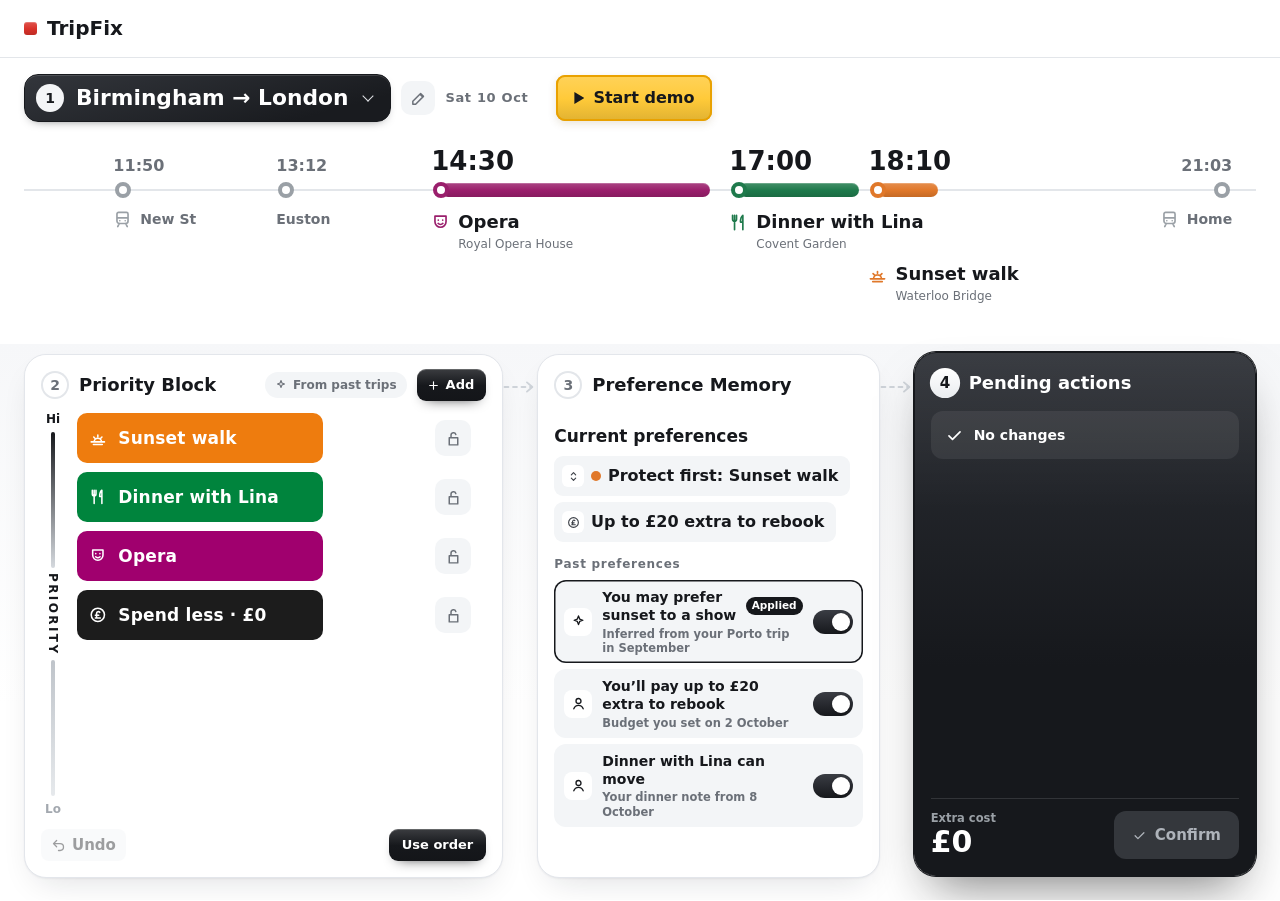
<file: TripFix/index.html>
<!doctype html>
<html lang="en">
<head>
<meta charset="utf-8">
<meta name="viewport" content="width=device-width,initial-scale=1">
<title>TripFix</title>
<link rel="stylesheet" href="style.css">
</head>
<body>
<div class="app" id="app">
  <header class="hd">
    <span class="logo"><i class="g"></i>TripFix</span>
  </header>

  <section class="top" aria-labelledby="trips">
    <div class="titlerow">
      <div class="trow">
        <div class="route-picker" id="route-picker">
          <h1><button class="route-button" id="trips" type="button" aria-expanded="false" aria-controls="trip-menu"><span class="sn">1</span><span id="route-label"></span><i aria-hidden="true"></i></button></h1>
          <div class="trip-menu" id="trip-menu" hidden></div>
        </div>
        <button class="tedit" id="edit-trip" type="button"></button><span class="kick" id="kick"></span>
      </div>
      <div class="notice-row">
        <div class="ev hit g" id="ev" hidden><span class="event-message" id="event-message" role="status"></span><span class="demo-clock" id="demo-clock" role="timer" hidden></span></div>
        <button id="replay" class="replay" type="button"></button>
      </div>
    </div>
    <div class="route-scroll"><div class="route" id="rt"></div></div>
  </section>

  <section class="flow">
    <article class="frame f1" id="f1" aria-labelledby="h-rank">
      <header class="step-h"><span class="sn">2</span><h2 id="h-rank"></h2><span class="st" id="st1"></span><button class="add g" id="add" type="button"></button></header>
      <div class="stackwrap" id="stackwrap">
        <div class="axis" aria-hidden="true"><b id="ax-hi"></b><i></i><span id="ax-name"></span><i></i><b id="ax-lo"></b></div>
        <ol class="bars" id="bars" aria-labelledby="h-rank"></ol>
      </div>
      <div class="empty-trip" id="empty" hidden></div>
      <footer class="f1-foot"><button class="edit-undo" id="edit-undo" type="button" disabled></button><button class="edit-undo" id="restore-money" type="button" hidden></button><div class="guess" id="guess"></div><button class="next-stage" id="rank-done" type="button" hidden></button></footer>
      <div class="trash" id="trash"></div>
    </article>

    <svg class="arrow" id="a12" viewBox="0 0 44 20" aria-hidden="true"><path class="ln" d="M2 10H36"/><path class="tip" d="M31 4l7 6-7 6"/></svg>

    <article class="frame f2" id="f2" aria-labelledby="h-think">
      <header class="step-h"><span class="sn">3</span><h2 id="h-think"></h2></header>
      <div class="thinking" id="thinking" hidden><span role="status" id="thinking-label"></span><progress id="think-progress"></progress></div>
      <h3 class="sub" id="h-req"></h3>
      <ul class="reqs" id="reqs"></ul>
      <h3 class="sub" id="h-mem"></h3>
      <div class="mems" id="mems"></div>
      <footer class="review-foot" id="review-foot" hidden><button class="next-stage" id="review-done" type="button"></button></footer>
    </article>

    <svg class="arrow" id="a23" viewBox="0 0 44 20" aria-hidden="true"><path class="ln" d="M2 10H36"/><path class="tip" d="M31 4l7 6-7 6"/></svg>

    <article class="frame f3" id="f3" aria-labelledby="h-book">
      <header class="step-h"><span class="sn">4</span><h2 id="h-book"></h2></header>
      <ul class="acts" id="acts"></ul>
      <footer class="bookfoot"><b class="total" id="total"></b><button class="go g" id="go" type="button"></button></footer>
    </article>
  </section>
</div>

<dialog class="dlg" id="dlg" aria-labelledby="d-h">
  <form id="dform" method="dialog" novalidate>
    <header class="step-h"><span class="sn dot-c" id="d-sn"></span><h2 id="d-h"></h2><button class="x" type="button" id="d-x"></button></header>
    <label class="fld"><span id="l-name"></span><input id="d-name" maxlength="14" autocomplete="off"></label>
    <label class="fld"><span id="l-place"></span><input id="d-place" maxlength="20" autocomplete="off"></label>
    <div class="two"><label class="fld"><span id="l-s"></span><input type="time" id="d-s" step="300"></label><label class="fld"><span id="l-e"></span><input type="time" id="d-e" step="300"></label></div>
    <div class="fld"><span id="l-flex"></span><div class="segc" id="d-flex"></div></div>
    <div class="fld"><span id="l-kind"></span><div class="segc" id="d-kind"></div></div>
    <div class="fld"><span id="l-icon"></span><div class="icons" id="d-icon"></div></div>
    <p class="warn" id="d-warn" role="alert"></p>
    <footer class="dfoot"><button class="del" type="button" id="d-del"></button><button class="go g" type="submit" id="d-save"></button></footer>
  </form>
</dialog>

<dialog class="dlg" id="money-dialog" aria-labelledby="money-name">
  <header class="step-h"><h2 id="money-name"></h2><button class="x" id="money-close" type="button"></button></header>
  <form id="money-form"><label class="fld"><span id="money-budget-label"></span><input id="money-budget" type="number" min="0" max="10000" step="0.01"></label><footer class="dfoot"><button class="del" id="money-delete" type="button"></button><button class="go g" type="submit" id="money-save"></button></footer></form>
</dialog>

<dialog class="dlg" id="tdlg" aria-labelledby="t-h">
  <form id="tform" method="dialog" novalidate>
    <header class="step-h"><span class="sn dot-c"></span><h2 id="t-h"></h2><button class="x" type="button" id="t-x"></button></header>
    <div class="two"><label class="fld"><span id="l-from"></span><input id="t-from" maxlength="14"></label><label class="fld"><span id="l-to"></span><input id="t-to" maxlength="14"></label></div>
    <label class="fld"><span id="l-date"></span><input id="t-date" maxlength="20"></label>
    <label class="fld"><span id="l-budget"></span><input id="t-budget" type="number" min="0" max="10000" step="0.01"></label>
    <div class="three"><label class="fld"><span id="l-dep"></span><input type="time" id="t-dep" step="300"></label><label class="fld"><span id="l-arr"></span><input type="time" id="t-arr" step="300"></label><label class="fld"><span id="l-ret"></span><input type="time" id="t-ret" step="300"></label></div>
    <p class="warn" id="t-warn" role="alert"></p>
    <footer class="dfoot"><button class="del" type="button" id="t-clear"></button><button class="go g" type="submit" id="t-save"></button></footer>
  </form>
</dialog>

<p class="step-tip" id="step-tip" role="status" hidden></p>
<p class="sr" id="say" aria-live="polite"></p>
<script src="scenarios.js"></script>
<script src="planner.js"></script>
<script src="library.js"></script>
<script src="app.js"></script>
</body>
</html>
</file>
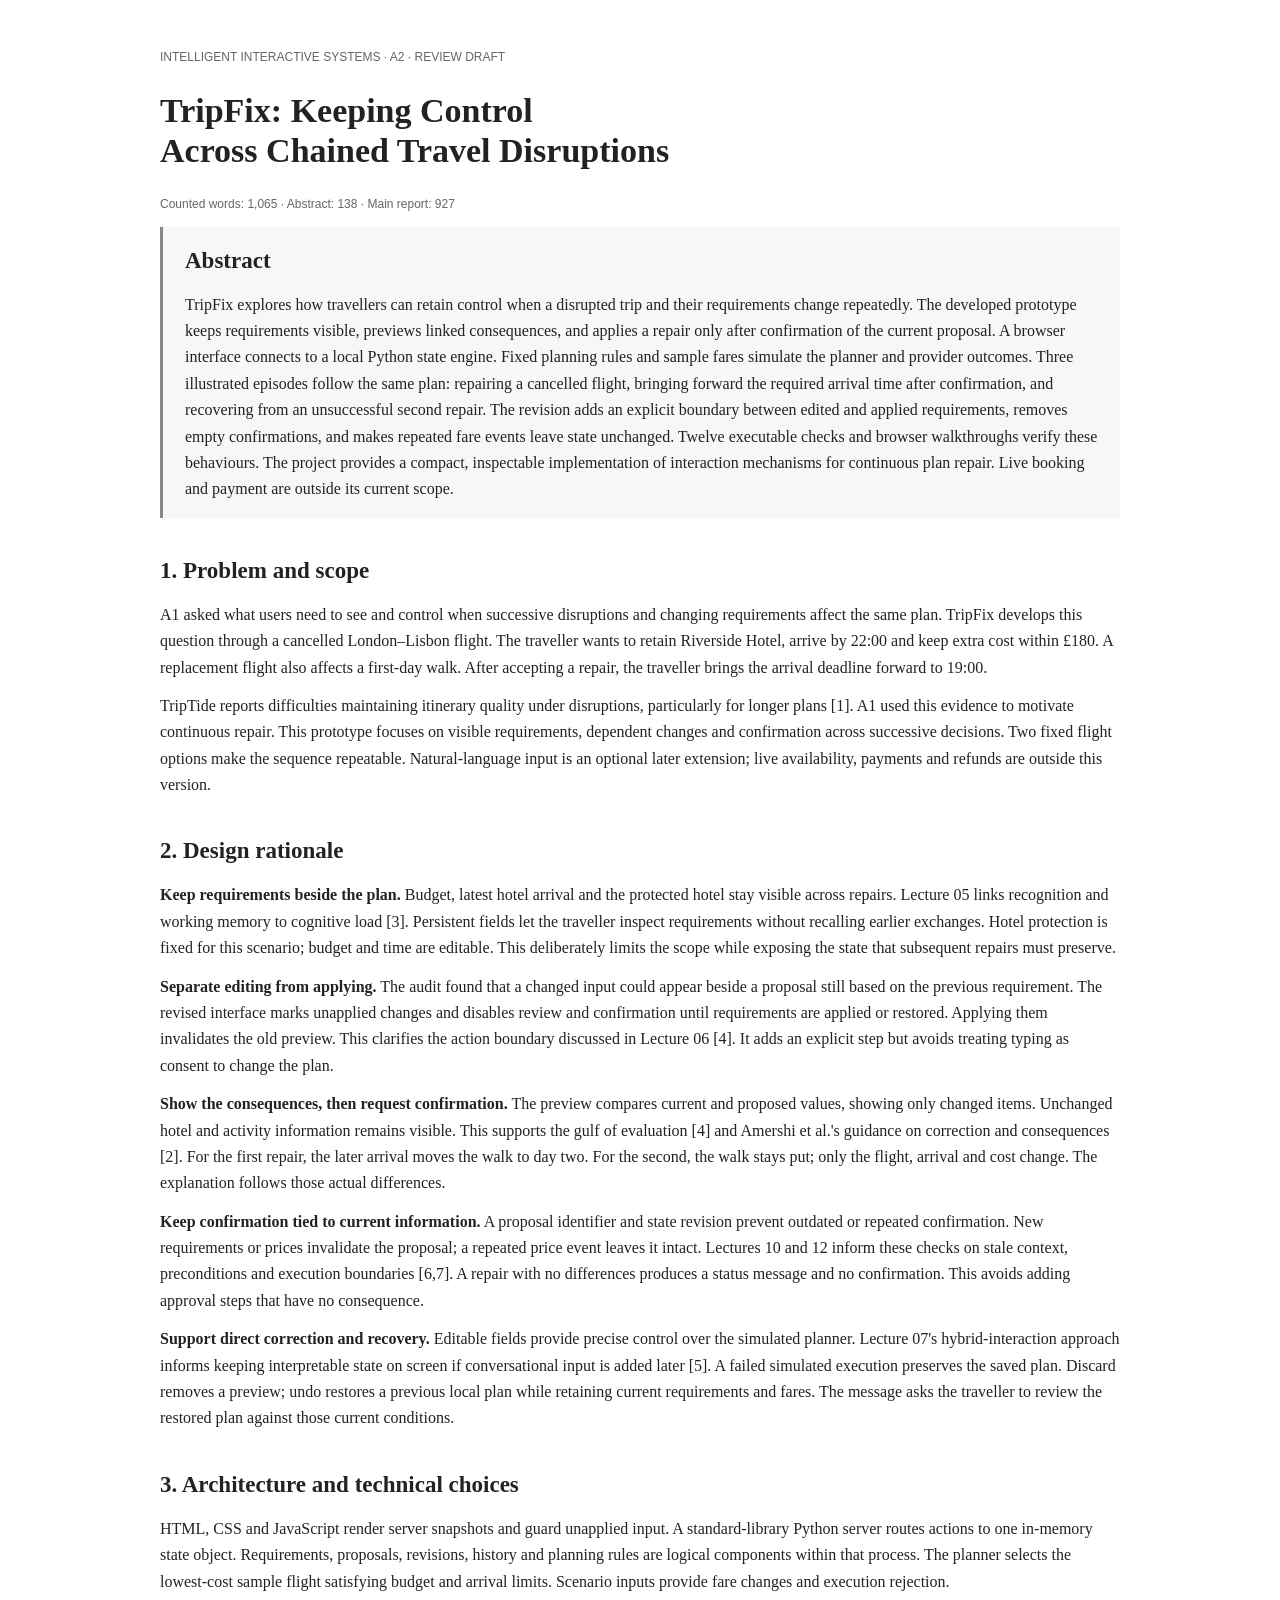
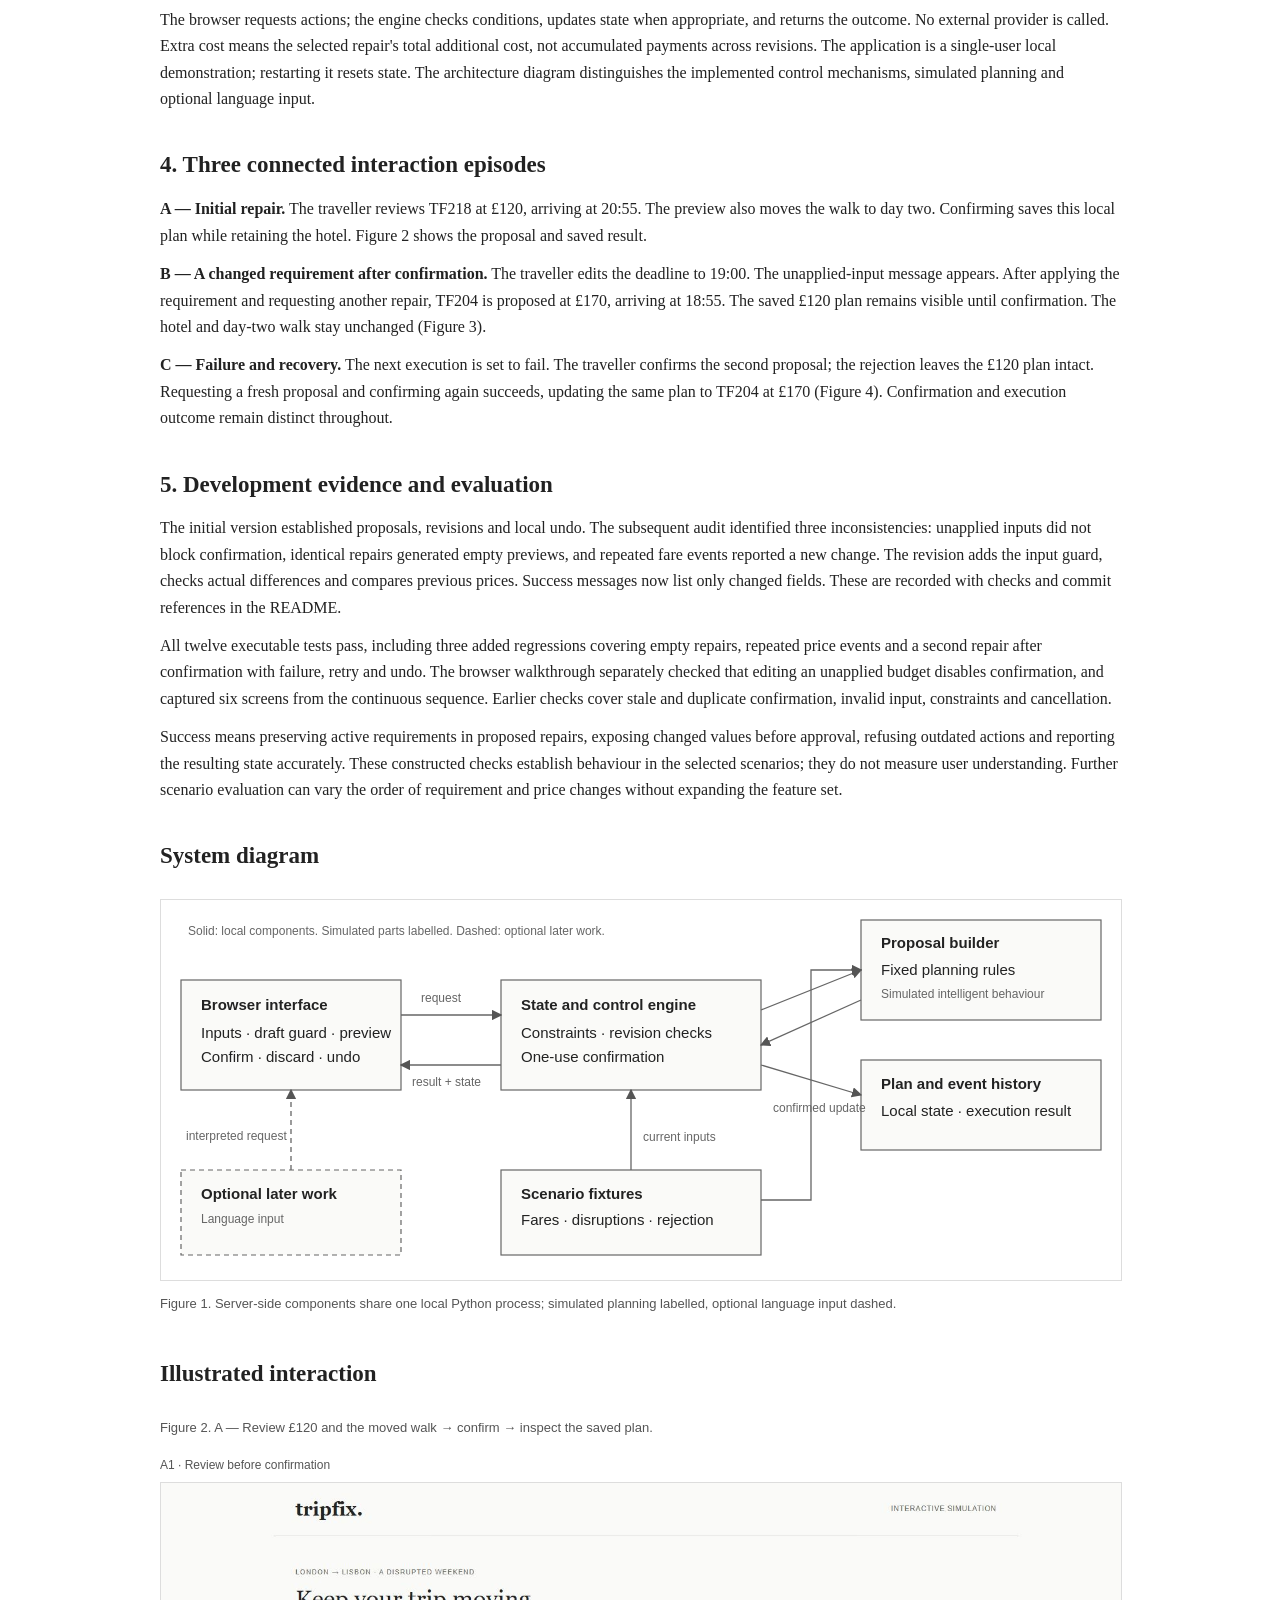
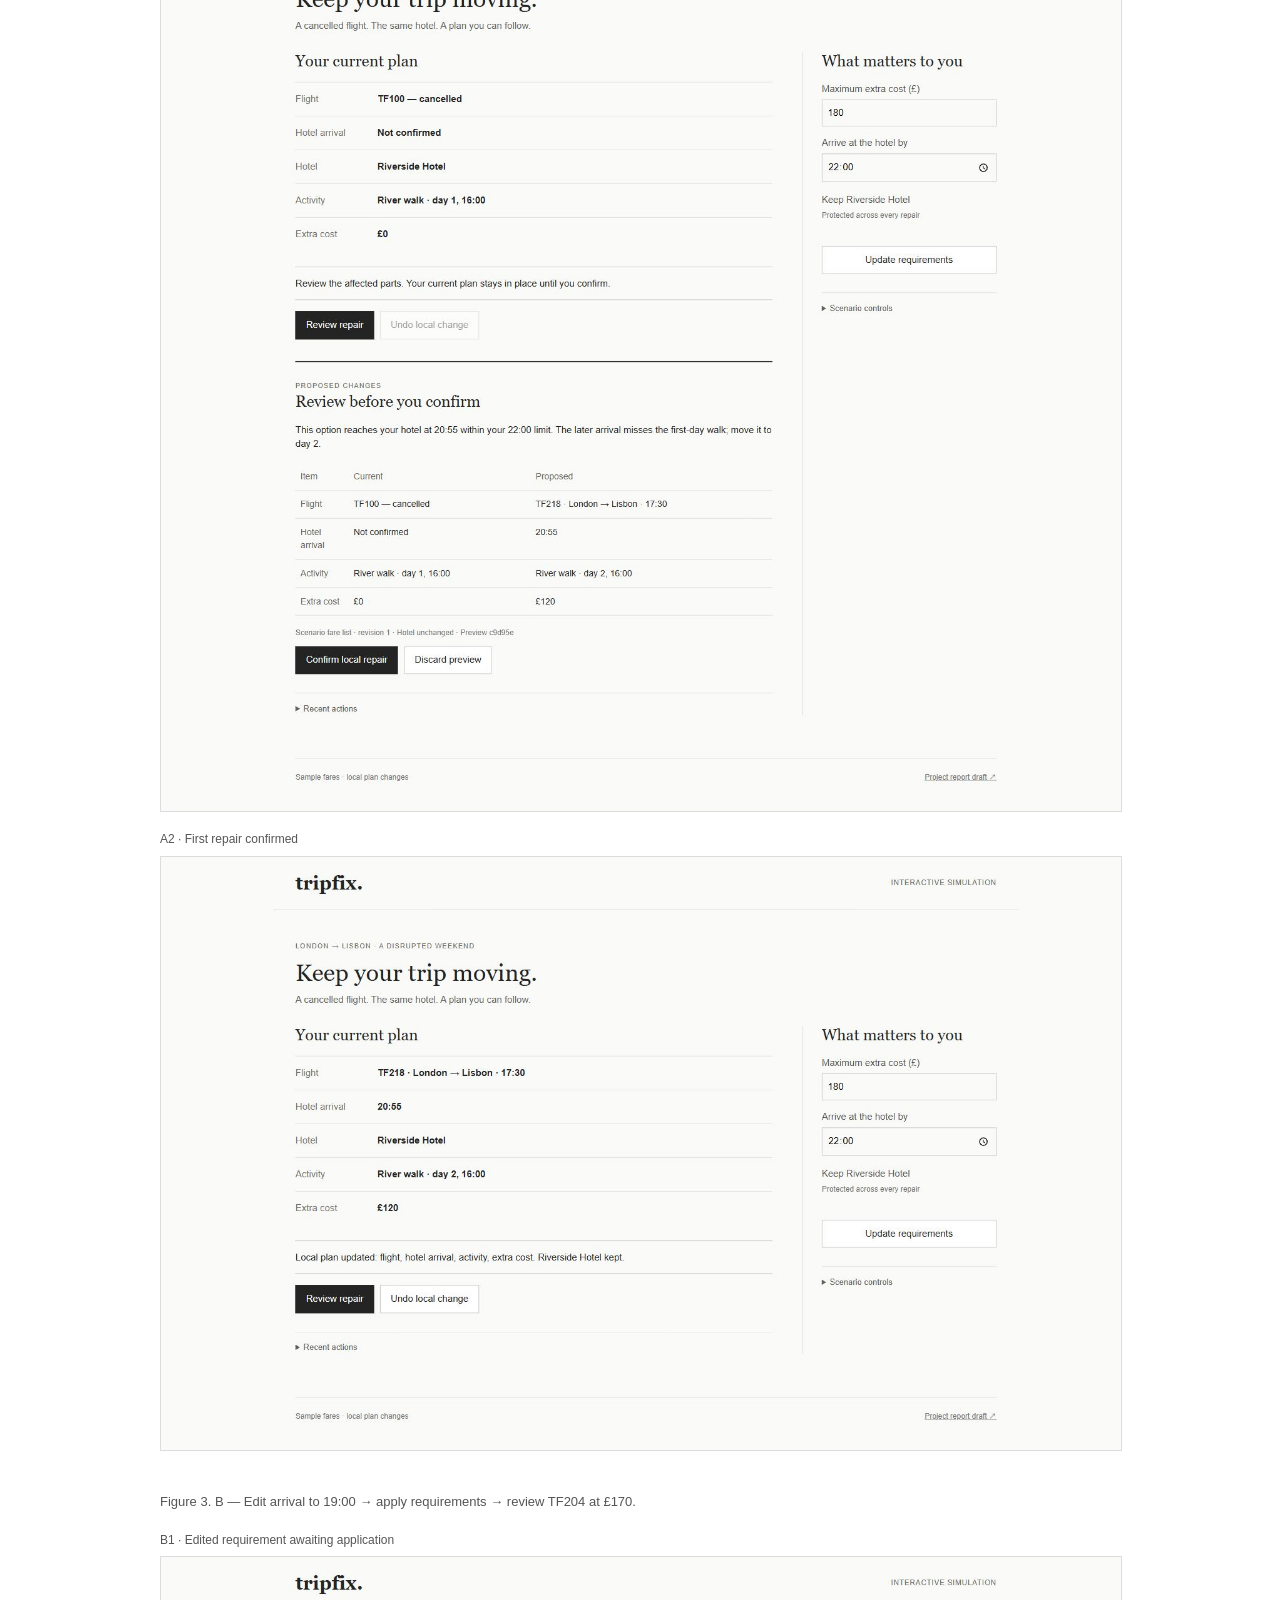
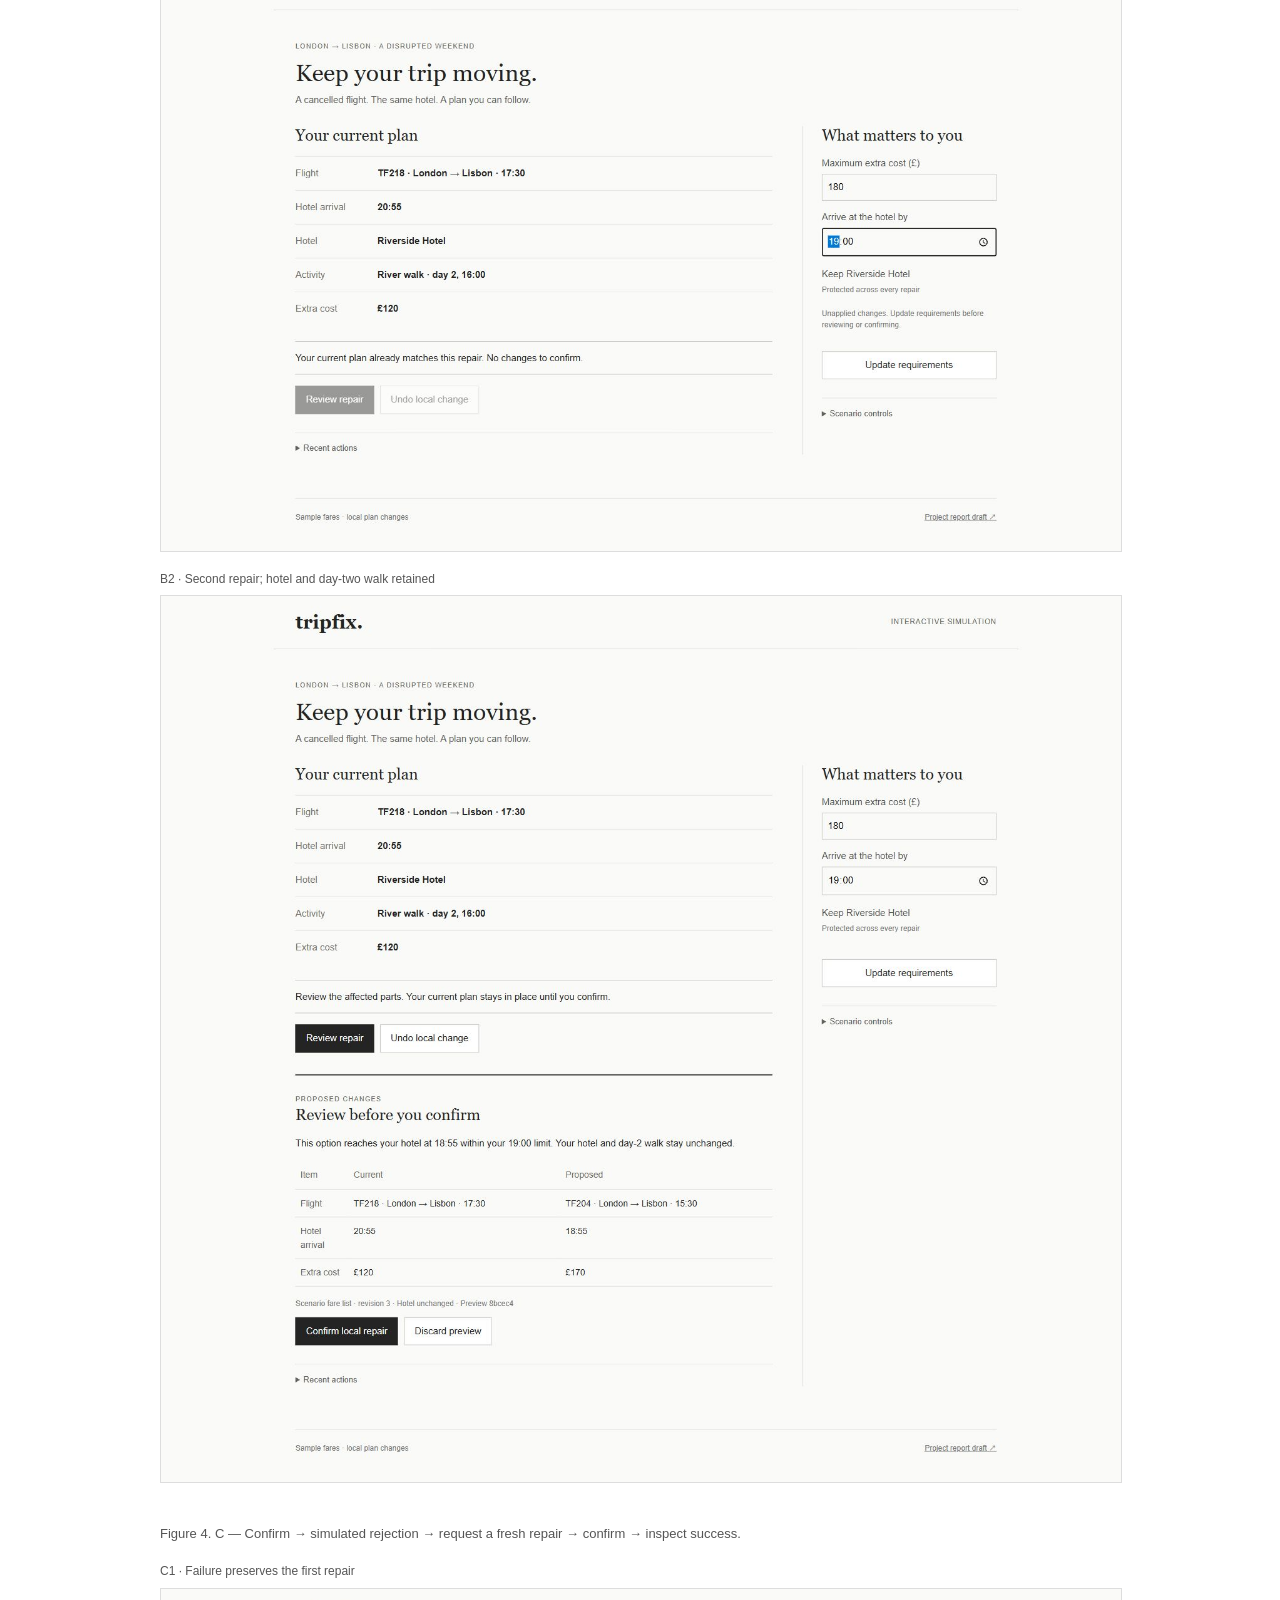
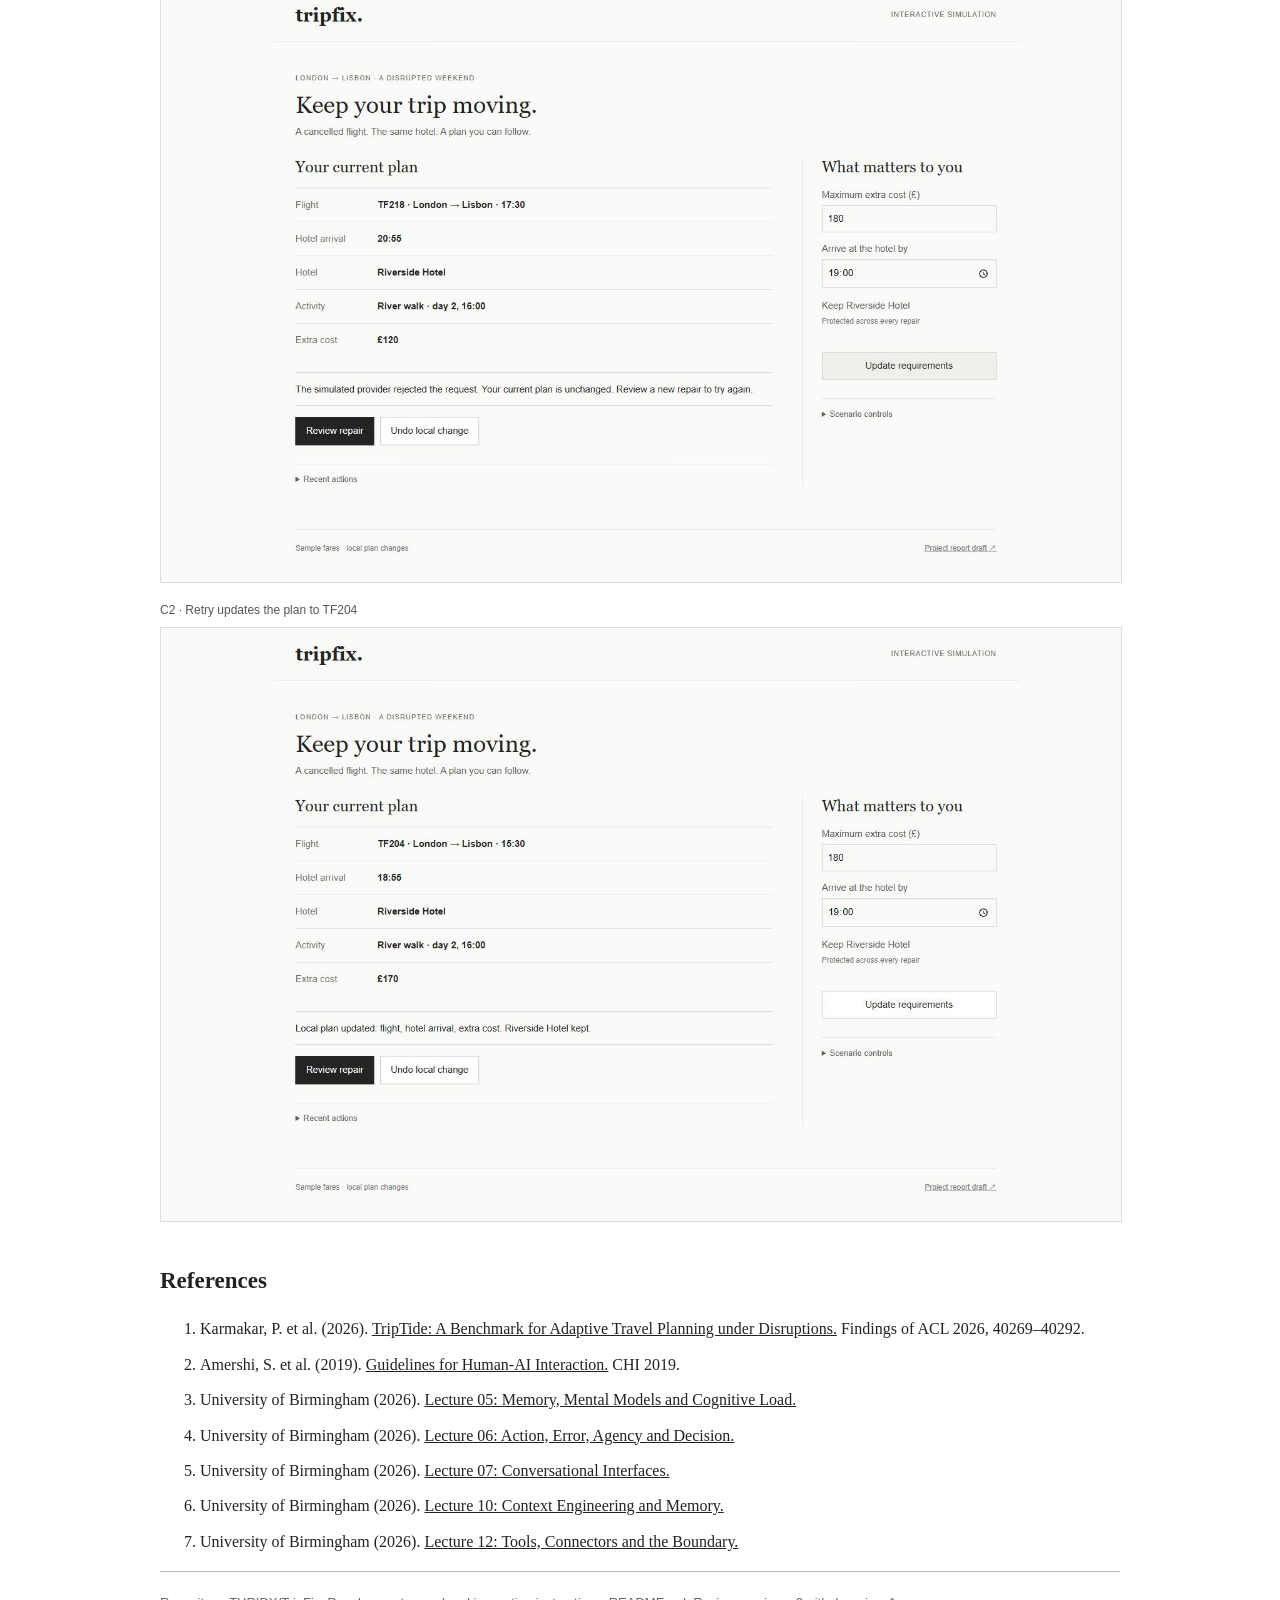
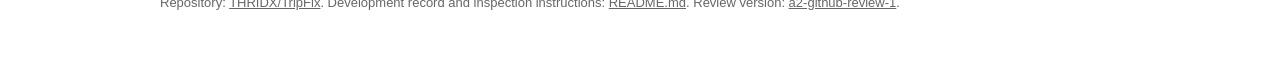
<file: report_draft.html>
<!doctype html><html lang="en"><head><meta charset="utf-8"><meta name="viewport" content="width=device-width,initial-scale=1"><title>TripFix — A2 project report</title><style>body{font:16px/1.65 Georgia,serif;color:#222;background:#fff;margin:48px auto;max-width:960px;padding:0 28px}h1{font-size:34px;line-height:1.2}h2{font-size:23px;margin:34px 0 12px}p{margin:12px 0}.meta,figcaption,.screen-label,footer{font-family:Arial,sans-serif}.meta{font-size:12px;color:#666}.abstract{padding:15px 22px;border-left:3px solid #888;background:#f7f7f5}.abstract h2{margin-top:0}figure{margin:24px 0 40px}figure img{display:block;width:100%;height:auto;border:1px solid #ddd}figcaption{font-size:13px;color:#555;margin:12px 0}.screen-label{font-size:12px;color:#555;margin:18px 0 6px}.screen{break-inside:avoid}li{margin:9px 0}a{color:inherit}footer{border-top:1px solid #bbb;padding:20px 0;color:#666;font-size:13px}@media(max-width:600px){body{padding:0 16px;margin:24px auto}h1{font-size:28px}}@media print{body{margin:12mm auto;font-size:11pt}h2{break-after:avoid}.screen{break-inside:avoid}.architecture{break-inside:avoid}}</style></head><body><p class="meta">INTELLIGENT INTERACTIVE SYSTEMS · A2 · REVIEW DRAFT</p><h1>TripFix: Keeping Control<br>Across Chained Travel Disruptions</h1><p class="meta">Counted words: 1,065 · Abstract: 138 · Main report: 927</p><section class="abstract"><h2>Abstract</h2><div id="abstract">TripFix explores how travellers can retain control when a disrupted trip and their requirements change repeatedly. The developed prototype keeps requirements visible, previews linked consequences, and applies a repair only after confirmation of the current proposal. A browser interface connects to a local Python state engine. Fixed planning rules and sample fares simulate the planner and provider outcomes. Three illustrated episodes follow the same plan: repairing a cancelled flight, bringing forward the required arrival time after confirmation, and recovering from an unsuccessful second repair. The revision adds an explicit boundary between edited and applied requirements, removes empty confirmations, and makes repeated fare events leave state unchanged. Twelve executable checks and browser walkthroughs verify these behaviours. The project provides a compact, inspectable implementation of interaction mechanisms for continuous plan repair. Live booking and payment are outside its current scope.</div></section><div id="main-report"><h2>1. Problem and scope</h2>
<p>A1 asked what users need to see and control when successive disruptions and changing requirements affect the same plan. TripFix develops this question through a cancelled London–Lisbon flight. The traveller wants to retain Riverside Hotel, arrive by 22:00 and keep extra cost within £180. A replacement flight also affects a first-day walk. After accepting a repair, the traveller brings the arrival deadline forward to 19:00.</p>
<p>TripTide reports difficulties maintaining itinerary quality under disruptions, particularly for longer plans [1]. A1 used this evidence to motivate continuous repair. This prototype focuses on visible requirements, dependent changes and confirmation across successive decisions. Two fixed flight options make the sequence repeatable. Natural-language input is an optional later extension; live availability, payments and refunds are outside this version.</p>
<h2>2. Design rationale</h2>
<p><strong>Keep requirements beside the plan.</strong> Budget, latest hotel arrival and the protected hotel stay visible across repairs. Lecture 05 links recognition and working memory to cognitive load [3]. Persistent fields let the traveller inspect requirements without recalling earlier exchanges. Hotel protection is fixed for this scenario; budget and time are editable. This deliberately limits the scope while exposing the state that subsequent repairs must preserve.</p>
<p><strong>Separate editing from applying.</strong> The audit found that a changed input could appear beside a proposal still based on the previous requirement. The revised interface marks unapplied changes and disables review and confirmation until requirements are applied or restored. Applying them invalidates the old preview. This clarifies the action boundary discussed in Lecture 06 [4]. It adds an explicit step but avoids treating typing as consent to change the plan.</p>
<p><strong>Show the consequences, then request confirmation.</strong> The preview compares current and proposed values, showing only changed items. Unchanged hotel and activity information remains visible. This supports the gulf of evaluation [4] and Amershi et al.'s guidance on correction and consequences [2]. For the first repair, the later arrival moves the walk to day two. For the second, the walk stays put; only the flight, arrival and cost change. The explanation follows those actual differences.</p>
<p><strong>Keep confirmation tied to current information.</strong> A proposal identifier and state revision prevent outdated or repeated confirmation. New requirements or prices invalidate the proposal; a repeated price event leaves it intact. Lectures 10 and 12 inform these checks on stale context, preconditions and execution boundaries [6,7]. A repair with no differences produces a status message and no confirmation. This avoids adding approval steps that have no consequence.</p>
<p><strong>Support direct correction and recovery.</strong> Editable fields provide precise control over the simulated planner. Lecture 07's hybrid-interaction approach informs keeping interpretable state on screen if conversational input is added later [5]. A failed simulated execution preserves the saved plan. Discard removes a preview; undo restores a previous local plan while retaining current requirements and fares. The message asks the traveller to review the restored plan against those current conditions.</p>
<h2>3. Architecture and technical choices</h2>
<p>HTML, CSS and JavaScript render server snapshots and guard unapplied input. A standard-library Python server routes actions to one in-memory state object. Requirements, proposals, revisions, history and planning rules are logical components within that process. The planner selects the lowest-cost sample flight satisfying budget and arrival limits. Scenario inputs provide fare changes and execution rejection.</p>
<p>The browser requests actions; the engine checks conditions, updates state when appropriate, and returns the outcome. No external provider is called. Extra cost means the selected repair's total additional cost, not accumulated payments across revisions. The application is a single-user local demonstration; restarting it resets state. The architecture diagram distinguishes the implemented control mechanisms, simulated planning and optional language input.</p>
<h2>4. Three connected interaction episodes</h2>
<p><strong>A — Initial repair.</strong> The traveller reviews TF218 at £120, arriving at 20:55. The preview also moves the walk to day two. Confirming saves this local plan while retaining the hotel. Figure 2 shows the proposal and saved result.</p>
<p><strong>B — A changed requirement after confirmation.</strong> The traveller edits the deadline to 19:00. The unapplied-input message appears. After applying the requirement and requesting another repair, TF204 is proposed at £170, arriving at 18:55. The saved £120 plan remains visible until confirmation. The hotel and day-two walk stay unchanged (Figure 3).</p>
<p><strong>C — Failure and recovery.</strong> The next execution is set to fail. The traveller confirms the second proposal; the rejection leaves the £120 plan intact. Requesting a fresh proposal and confirming again succeeds, updating the same plan to TF204 at £170 (Figure 4). Confirmation and execution outcome remain distinct throughout.</p>
<h2>5. Development evidence and evaluation</h2>
<p>The initial version established proposals, revisions and local undo. The subsequent audit identified three inconsistencies: unapplied inputs did not block confirmation, identical repairs generated empty previews, and repeated fare events reported a new change. The revision adds the input guard, checks actual differences and compares previous prices. Success messages now list only changed fields. These are recorded with checks and commit references in the README.</p>
<p>All twelve executable tests pass, including three added regressions covering empty repairs, repeated price events and a second repair after confirmation with failure, retry and undo. The browser walkthrough separately checked that editing an unapplied budget disables confirmation, and captured six screens from the continuous sequence. Earlier checks cover stale and duplicate confirmation, invalid input, constraints and cancellation.</p>
<p>Success means preserving active requirements in proposed repairs, exposing changed values before approval, refusing outdated actions and reporting the resulting state accurately. These constructed checks establish behaviour in the selected scenarios; they do not measure user understanding. Further scenario evaluation can vary the order of requirement and price changes without expanding the feature set.</p></div><h2>System diagram</h2><figure class="architecture"><img src="architecture.svg" alt="Local control components, simulated planning and optional language input"><figcaption>Figure 1. Server-side components share one local Python process; simulated planning labelled, optional language input dashed.</figcaption></figure>
<h2>Illustrated interaction</h2>
<figure><figcaption>Figure 2. A — Review £120 and the moved walk → confirm → inspect the saved plan.</figcaption><div class="screen"><p class="screen-label">A1 · Review before confirmation</p><img src="evidence/01-preview.jpg" alt="Initial repair preview with flight, arrival, activity and cost changes"></div><div class="screen"><p class="screen-label">A2 · First repair confirmed</p><img src="evidence/02-saved.jpg" alt="Saved TF218 plan costing £120"></div></figure>
<figure><figcaption>Figure 3. B — Edit arrival to 19:00 → apply requirements → review TF204 at £170.</figcaption><div class="screen"><p class="screen-label">B1 · Edited requirement awaiting application</p><img src="evidence/03-draft.jpg" alt="Unapplied arrival edit with review disabled"></div><div class="screen"><p class="screen-label">B2 · Second repair; hotel and day-two walk retained</p><img src="evidence/04-revised.jpg" alt="Second preview comparing the saved £120 plan with the £170 repair"></div></figure>
<figure><figcaption>Figure 4. C — Confirm → simulated rejection → request a fresh repair → confirm → inspect success.</figcaption><div class="screen"><p class="screen-label">C1 · Failure preserves the first repair</p><img src="evidence/05-failed.jpg" alt="Provider rejection with the original £120 plan unchanged"></div><div class="screen"><p class="screen-label">C2 · Retry updates the plan to TF204</p><img src="evidence/06-recovered.jpg" alt="Successful second repair with arrival at 18:55 and cost £170"></div></figure><h2>References</h2><ol>
<li>Karmakar, P. et al. (2026). <a href="https://aclanthology.org/2026.findings-acl.2002/">TripTide: A Benchmark for Adaptive Travel Planning under Disruptions.</a> Findings of ACL 2026, 40269–40292.</li>
<li>Amershi, S. et al. (2019). <a href="https://www.microsoft.com/en-us/research/publication/guidelines-for-human-ai-interaction/">Guidelines for Human-AI Interaction.</a> CHI 2019.</li>
<li>University of Birmingham (2026). <a href="https://canvas.bham.ac.uk/courses/90253/files/22460079">Lecture 05: Memory, Mental Models and Cognitive Load.</a></li>
<li>University of Birmingham (2026). <a href="https://canvas.bham.ac.uk/courses/90253/files/22460081">Lecture 06: Action, Error, Agency and Decision.</a></li>
<li>University of Birmingham (2026). <a href="https://canvas.bham.ac.uk/courses/90253/files/22485268">Lecture 07: Conversational Interfaces.</a></li>
<li>University of Birmingham (2026). <a href="https://canvas.bham.ac.uk/courses/90253/files/22507964">Lecture 10: Context Engineering and Memory.</a></li>
<li>University of Birmingham (2026). <a href="https://canvas.bham.ac.uk/courses/90253/files/22507966">Lecture 12: Tools, Connectors and the Boundary.</a></li></ol><footer>Repository: <a href="https://github.com/THRIDX/TripFix">THRIDX/TripFix</a>. Development record and inspection instructions: <a href="https://github.com/THRIDX/TripFix/blob/a2-github-review-1/README.md">README.md</a>. Review version: <a href="https://github.com/THRIDX/TripFix/tree/a2-github-review-1">a2-github-review-1</a>.</footer></body></html>
</file>
<file: TripFix/style.css>
:root{
  color-scheme:light;
  --bg:#fff;--ink:#16181c;--ink2:#3d4148;--mute:#6b7078;--faint:#a3a8af;--line:#e3e6ea;--soft:#f3f5f7;
  --red:#d9322a;--travel:#9aa0a6;--ok:#1f7a4c;
  --f:Bahnschrift,"Microsoft YaHei UI","Microsoft YaHei","PingFang SC",system-ui,sans-serif;
  --spring:cubic-bezier(.34,1.45,.55,1);--ease:cubic-bezier(.2,.8,.2,1);
  --pad:40px;--hd:58px;--rt:clamp(170px,24vh,228px);
  --frame-shadow:0 1px 2px rgba(16,24,40,.05),0 14px 34px -14px rgba(16,24,40,.16);
}
*{box-sizing:border-box}
html,body{height:100%;margin:0;overflow:hidden}
body{background:var(--bg);color:var(--ink);font:15px/1.35 var(--f);-webkit-font-smoothing:antialiased}
button{font:inherit;color:inherit;cursor:pointer;border:0;background:none;padding:0}
button:disabled{cursor:default}
:focus-visible{outline:3px solid var(--ink);outline-offset:3px;border-radius:6px}
[hidden]{display:none!important}
.sr{position:absolute;width:1px;height:1px;overflow:hidden;clip:rect(0 0 0 0);white-space:nowrap}
.ic{width:1em;height:1em;fill:none;stroke:currentColor;stroke-width:2.1;stroke-linecap:round;stroke-linejoin:round;flex:none}
.dot{display:inline-block;width:10px;height:10px;border-radius:50%;background:var(--c);flex:none}
h1,h2,h3,p{margin:0}
ul,ol{list-style:none;margin:0;padding:0}
.app{height:100vh;display:grid;grid-template-rows:var(--hd) auto minmax(0,1fr)}

/* header */
.hd{display:flex;align-items:center;gap:24px;padding:0 var(--pad);border-bottom:1px solid var(--line)}
.logo{display:flex;align-items:center;gap:10px;font-size:20px;font-weight:700}
.logo i{--c:var(--red);width:13px;height:13px;border-radius:3px}
.trips{display:flex;gap:4px;padding:3px;border-radius:10px;background:var(--soft)}
.trips button{height:32px;padding:0 15px;border-radius:7px;font-weight:700;font-size:14px;color:var(--mute);transition:background .2s,color .2s}
.trips button[aria-pressed="true"]{background:#fff;color:var(--ink);box-shadow:0 1px 3px rgba(0,0,0,.12)}
.next{--c:var(--red);margin-left:auto;display:flex;align-items:center;gap:10px;height:40px;padding:0 18px 0 14px;border-radius:999px;color:#fff;font-size:15px;font-weight:700;transition:transform .25s var(--spring)}
.next:hover{transform:scale(1.04)}
.next:active{transform:scale(.95)}
.next small{font-size:13px;opacity:.8;font-variant-numeric:tabular-nums}
.next.idle{animation:pulse 2.2s infinite}
.next.done{--c:var(--ink)}

/* top: the live itinerary */
.top{padding:16px var(--pad) 0}
.titlerow{display:flex;align-items:flex-end;gap:28px;min-width:0}
.tt{min-width:0}
.trow{display:flex;align-items:center;gap:10px}
.top h1{cursor:pointer}
.tedit{width:34px;height:34px;border-radius:10px;display:grid;place-items:center;font-size:17px;color:var(--mute);background:var(--soft);transition:color .2s,transform .25s var(--spring)}
.tedit:hover{color:var(--ink);transform:rotate(-8deg) scale(1.06)}
.kick{font-size:13px;font-weight:700;color:var(--mute);letter-spacing:.05em}
.top h1{font-size:40px;line-height:1.05;font-weight:700;letter-spacing:-.01em;margin-top:2px;white-space:nowrap}
.ev{display:flex;align-items:center;gap:14px;min-height:48px;padding:0 18px;border-radius:12px;background:var(--soft);font-size:17px;font-weight:700;min-width:0;transition:color .35s}
.event-message{display:flex;align-items:center;gap:inherit;min-width:0}
.event-message>span:not(.tail){min-width:0;overflow:hidden;text-overflow:ellipsis;white-space:nowrap}
.ev .ic{font-size:21px}
.ev time{font-variant-numeric:tabular-nums}
.ev small{font-size:14px;font-weight:500;opacity:.82}
.ev .tail{display:flex;align-items:center;gap:6px;margin-left:8px;padding-left:16px;border-left:1px solid rgba(255,255,255,.35);font-size:14px;white-space:nowrap}
.ev.calm .dot{--c:var(--ok)}
.ev.hit{--c:var(--red);color:#fff}
.ev.ok{background:#e7f2ec;color:#185f3c}
.ev.ok .tail{border-color:rgba(24,95,60,.25)}
.ev.pop{animation:drop .6s var(--spring)}

.route{position:relative;--y:62px;--bh:14px;height:var(--rt);margin-top:6px}
.route .base{position:absolute;left:0;right:0;top:calc(var(--y) - 1px);height:2px;background:var(--line)}
.route .seg{position:absolute;top:calc(var(--y) - var(--bh) / 2);height:var(--bh);border-radius:var(--bh);left:var(--l);width:var(--w);transition:left .7s var(--spring),width .7s var(--spring),opacity .4s,transform .3s}
.route .seg.leg{--c:var(--travel);height:4px;top:calc(var(--y) - 2px);box-shadow:none}
.route .seg.broken{--c:var(--red);height:3px;top:calc(var(--y) + 9px);box-shadow:none}
.route .seg.next{animation:breathe 1.6s ease-in-out infinite}
.route .pin{position:absolute;top:calc(var(--y) - 8px);left:var(--l);width:16px;height:16px;margin-left:-8px;border-radius:50%;background:#fff;border:4px solid var(--c);transition:left .7s var(--spring),transform .3s;z-index:2}
.route .pin.drop{background:var(--c);transform:scale(.6)}
.route .pin.hit{animation:shake .5s}
.route .lab{position:absolute;left:var(--l);top:0;transform:translateX(-10px);transition:left .7s var(--spring);white-space:nowrap}
.route .lab.end{transform:translateX(calc(-100% + 10px));text-align:right}
.route .lab time{position:absolute;bottom:calc(100% - var(--y) + 16px);font-size:26px;font-weight:700;font-variant-numeric:tabular-nums;line-height:1}
.route .lab.end time{right:0}
.route .lab time s{position:absolute;left:0;top:-16px;font-size:13px;font-weight:400;color:var(--faint)}
.route .lab .nm{position:absolute;top:calc(var(--y) + 20px + var(--row) * 52px);display:flex;align-items:center;gap:8px;font-size:18px;font-weight:700}
.route .lab.end .nm{right:0}
.route .lab .nm .ic{color:var(--c);font-size:19px}
.route .lab .nm small{position:absolute;top:100%;left:27px;margin-top:2px;font-size:12px;font-weight:500;color:var(--mute)}
.route .lab.drop .nm b{text-decoration:line-through;text-decoration-thickness:2px;color:var(--faint)}
.route .lab.travel time{font-size:16px;color:var(--mute)}
.route .lab.travel .nm{font-size:14px;color:var(--mute);font-weight:600}
.route .lab.notime time,.route .lab.noname .nm{display:none}
.route .now{position:absolute;top:calc(var(--y) - 36px);height:72px;left:var(--l);width:2px;margin-left:-1px;background:var(--red);transition:left .7s var(--spring)}
.route .now::before{content:"";position:absolute;top:-5px;left:-4px;width:10px;height:10px;border-radius:50%;background:var(--red)}
.route .seg.hl,.route .pin.hl{transform:scale(1.15)}

/* the three steps */
.flow{display:grid;grid-template-columns:minmax(0,1.45fr) 46px minmax(0,1fr) 46px minmax(0,1fr);align-items:stretch;padding:10px var(--pad) 22px;min-height:0;background:linear-gradient(180deg,#f6f7f9,#fff 65%)}
.frame{position:relative;min-height:0;min-width:0;display:flex;flex-direction:column;padding:14px 16px 16px;border-radius:22px;background:#fff;border:1px solid #e3e6eb;box-shadow:var(--frame-shadow);transition:border-color .35s,box-shadow .35s,transform .35s var(--spring)}
.frame::before{content:"";position:absolute;inset:0;border-radius:inherit;background:linear-gradient(180deg,rgba(255,255,255,.8),rgba(255,255,255,0) 26%);pointer-events:none;z-index:0}
.frame>*{position:relative;z-index:1}
.frame.on{border-color:var(--ink);box-shadow:0 0 0 1px var(--ink),var(--frame-shadow)}
.step-h{display:flex;align-items:center;gap:10px;min-height:32px;margin-bottom:10px;min-width:0}
.sn{--c:var(--ink);width:28px;height:28px;border-radius:50%;display:grid;place-items:center;font-size:14px;font-weight:700;color:var(--mute);background:transparent;box-shadow:inset 0 0 0 2px var(--line);flex:none;transition:color .3s,box-shadow .3s,transform .4s var(--spring)}
.frame.on .sn{color:#fff;transform:scale(1.08);background:linear-gradient(180deg,#3a3d44,var(--ink));box-shadow:inset 0 1px 0 rgba(255,255,255,.2)}
.step-h h2{font-size:18px;font-weight:700;white-space:nowrap;overflow:hidden;text-overflow:ellipsis;min-width:0}
.st{margin-left:auto;display:inline-flex;align-items:center;gap:6px;height:26px;padding:0 10px;border-radius:99px;background:var(--soft);font-size:12px;font-weight:700;color:var(--mute);white-space:nowrap;flex:none}
.st i{width:7px;height:7px;border-radius:50%;background:var(--ok)}
.st.busy i{background:var(--red);animation:blink .6s infinite}

.arrow{align-self:start;margin-top:22px;width:46px;height:22px;overflow:visible}
.arrow path{fill:none;stroke:#cfd4da;stroke-width:2.4;stroke-linecap:round;stroke-linejoin:round;transition:stroke .3s}
.arrow .ln{stroke-dasharray:5 6}
.arrow.run path{stroke:var(--ink)}
.arrow.run .ln{animation:march .5s linear infinite}

/* step 1: priority bars — fixed columns (bar | status | lock), so nothing can overlap */
.f1{gap:0}
.stackwrap{--meta:128px;flex:1;min-height:0;display:grid;grid-template-columns:24px minmax(0,1fr);grid-template-rows:minmax(0,1fr);column-gap:12px}
.axis{display:flex;flex-direction:column;align-items:center;gap:5px;font-size:12px;font-weight:700;color:var(--mute)}
.axis b{font-size:12px;color:var(--ink)}
.axis b:last-child{color:var(--faint)}
.axis i{flex:1;width:4px;border-radius:4px;background:linear-gradient(var(--ink),#d5d9de)}
.axis i:last-of-type{background:linear-gradient(#bfc4ca,#e6e9ec)}
.axis span{writing-mode:vertical-rl;letter-spacing:.2em;color:var(--ink);font-size:12px}
.bars{position:relative;display:grid;gap:9px;align-content:start;min-width:0;min-height:0;overflow-y:auto;scrollbar-gutter:stable;padding:2px 6px 2px 0;margin-right:-6px}
.bar{--h:50px;--fs:17px;position:relative;height:var(--h);display:grid;grid-template-columns:minmax(0,1fr) var(--meta) 36px;align-items:center;gap:10px;cursor:grab;user-select:none;-webkit-user-select:none;touch-action:none;transition:transform .25s var(--spring);min-width:0}
.bar .track{min-width:0;height:100%;display:flex;align-items:center;gap:10px}
.bar .body{position:relative;flex:none;height:100%;width:100%;max-width:100%;display:flex;align-items:center;gap:calc(var(--h) * .2);padding:0 calc(var(--h) * .26) 0 calc(var(--h) * .22);border-radius:10px;background:var(--c);color:#fff;font-size:var(--fs);font-weight:700;white-space:nowrap;overflow:hidden;transition:box-shadow .25s}
.bar .ico{flex:none;width:1.15em;height:1.15em;display:grid;place-items:center;font-size:1.04em}
.bar .body b{min-width:0;overflow:hidden;text-overflow:ellipsis;letter-spacing:.01em}
.bar.drop .body b{text-decoration:line-through}
.bar .why{justify-self:start;max-width:100%;min-width:0;display:flex;align-items:center;gap:6px;height:28px;padding:0 11px;border-radius:99px;background:var(--soft);color:var(--ink);font-size:12.5px;font-weight:700;white-space:nowrap;overflow:hidden}
.bar .why:empty{visibility:hidden}
.bar .why .dot{width:9px;height:9px}
.bar .why .w{flex:none;color:var(--mute)}
.bar .why .n{min-width:0;overflow:hidden;text-overflow:ellipsis}
.bar .why>.ic{font-size:14px;color:var(--c)}
.bar .lock{width:36px;height:36px;border-radius:10px;display:grid;place-items:center;font-size:17px;color:var(--mute);background:var(--soft);transition:transform .3s var(--spring),background .2s,color .2s}
.bar .lock:hover{transform:scale(1.08);color:var(--ink)}
.bar .lock[aria-pressed="true"]{background:linear-gradient(180deg,#3a3d44,var(--ink));color:#fff;transform:rotate(-8deg)}
.bar.locked .body{box-shadow:inset 0 0 0 3px rgba(255,255,255,.9),inset 0 0 0 5px var(--ink)}
.bar.clash .body{box-shadow:inset 0 0 0 3px rgba(255,255,255,.9),inset 0 0 0 5px var(--red)}
.bar.clash{animation:shake .5s}
.bar:hover,.bar.hl{transform:translateX(5px)}
.bar.nudge{animation:nudge 1.1s var(--ease) .3s 1}
body.dragging .bars .bar{transform:translateY(var(--slide,0px));transition:transform .19s var(--ease)}
.bar.fb-src{opacity:.10;visibility:hidden}
.fb-ghost{position:fixed!important;left:0;top:0;z-index:60;pointer-events:none;margin:0;transition:opacity .2s,filter .2s!important;transform-origin:30% 50%}
.fb-ghost .body{box-shadow:0 14px 25px -6px rgba(18,18,18,.33)}
@media (prefers-reduced-motion:no-preference){
  .fb-ghost{translate:0 -10px;animation:bar-pickup .2s cubic-bezier(.2,.75,.25,1)}
  @keyframes bar-pickup{from{translate:0 0}to{translate:0 -10px}}
}
.fb-ghost.doomed{opacity:.55;filter:grayscale(.5)}
.fb-marker{position:absolute;left:0;right:6px;height:4px;border-radius:3px;background:var(--ink);pointer-events:none}
body.dragging,body.dragging *{cursor:grabbing!important}
.empty-trip{flex:1;display:flex;flex-direction:column;align-items:center;justify-content:center;gap:14px;border-radius:16px;background:var(--soft);margin:2px 0 4px}
.empty-trip .e-ic{width:58px;height:58px;border-radius:50%;display:grid;place-items:center;background:#fff;font-size:26px;color:var(--mute);box-shadow:var(--frame-shadow)}
.empty-trip b{font-size:18px}
.empty-trip .add{height:46px;padding:0 20px;font-size:15px}
.add{--c:var(--ink);display:inline-flex;align-items:center;gap:6px;height:32px;padding:0 12px 0 10px;border-radius:9px;color:#fff;font-size:13px;font-weight:700;flex:none;transition:transform .2s var(--spring)}
.add:hover:not(:disabled){transform:scale(1.04)}
.add:disabled{opacity:.35;cursor:not-allowed}
.trash{position:absolute;left:14px;right:14px;bottom:12px;height:58px;border-radius:14px;display:flex;align-items:center;justify-content:center;gap:10px;font-size:14px;font-weight:700;color:var(--red);background:#fdeceb;box-shadow:inset 0 0 0 2px #f4c4c0;opacity:0;transform:translateY(14px);pointer-events:none;transition:opacity .25s,transform .35s var(--spring),background .2s,color .2s;z-index:5}
.trash .ic{font-size:19px}
.trash.show{opacity:1;transform:none}
.trash.over{background:linear-gradient(180deg,#e2463e,var(--red));color:#fff;box-shadow:0 14px 28px -12px rgba(217,50,42,.6);transform:scale(1.03)}
.trash.no{color:var(--mute);background:var(--soft);box-shadow:none}
.edit-undo{display:inline-flex;align-items:center;gap:6px;min-height:32px;padding:0 10px;border-radius:8px;background:var(--soft);color:var(--ink);font-weight:700}
.edit-undo:disabled{opacity:.42;cursor:default}
.edit-undo:not(:disabled):hover{background:var(--line)}
.f1-foot{display:flex;align-items:center;gap:14px;margin-top:auto;padding-top:12px;flex-wrap:wrap}
.guess{display:flex;align-items:center;gap:10px;margin-left:auto;font-size:13px;font-weight:600;color:var(--mute)}
.guess button{--c:var(--ink);display:inline-flex;align-items:center;height:32px;padding:0 13px;border-radius:9px;color:#fff;font-weight:700;font-size:13px}

/* step 2: what the simulated LLM understood */
.sub{margin:14px 0 8px;font-size:12px;font-weight:700;letter-spacing:.06em;color:var(--mute)}
#h-req{font-size:17px;color:var(--ink);letter-spacing:normal}
.reqs{display:flex;flex-wrap:wrap;gap:6px}
.req{display:flex;align-items:center;gap:7px;min-height:40px;padding:6px 12px 6px 8px;border-radius:9px;background:var(--soft);font-size:16px;line-height:1.35;font-weight:700;max-width:100%;min-width:0;animation:pop .45s var(--spring) both}
.req>span:last-child{min-width:0;overflow-wrap:anywhere}
.req .src{width:22px;height:22px;border-radius:6px;display:grid;place-items:center;font-size:13px;color:var(--ink2);flex:none}
.req .src:not(.g){background:#fff}
.req.ev .src{--c:var(--red);color:#fff}
.req.lk .src{--c:var(--ink);color:#fff}
.req.hl{box-shadow:0 0 0 2px var(--ink)}
.mems{display:grid;gap:6px}
.mem{display:grid;grid-template-columns:28px minmax(0,1fr) auto;gap:2px 10px;align-items:center;text-align:left;padding:8px 10px;border-radius:12px;background:var(--soft);transition:opacity .3s,transform .25s var(--spring),box-shadow .3s;min-width:0}
.mem:hover{transform:translateX(3px)}
.mem .mi{grid-row:1 / span 2;width:28px;height:28px;border-radius:8px;display:grid;place-items:center;background:#fff;font-size:15px}
.mem b{grid-column:2;display:flex;align-items:center;gap:6px;font-size:14px;font-weight:700;min-width:0;white-space:nowrap;overflow:hidden}
.mem b>span:first-child{min-width:0;overflow:hidden;text-overflow:ellipsis}
.mem small{grid-column:2;font-size:11.5px;font-weight:600;color:var(--mute);white-space:nowrap;overflow:hidden;text-overflow:ellipsis}
.mem .used{flex:none;display:inline-flex;align-items:center;gap:3px;height:18px;padding:0 6px;border-radius:99px;background:var(--ink);color:#fff;font-size:10.5px;font-weight:700;opacity:0;transform:scale(.8);transition:opacity .3s,transform .4s var(--spring)}
.mem.inuse{box-shadow:inset 0 0 0 1.5px var(--ink)}
.mem.inuse .used{opacity:1;transform:none}
.used .dot{width:6px;height:6px;box-shadow:0 0 0 1.5px #fff}
.mem.off{opacity:.45}
.mem.off b>span:first-child{text-decoration:line-through}
.tog{grid-column:3;grid-row:1 / span 2;width:40px;height:24px;border-radius:24px;background:var(--faint);position:relative;transition:background .25s}
.tog i{position:absolute;top:3px;left:3px;width:18px;height:18px;border-radius:50%;background:#fff;box-shadow:0 1px 3px rgba(0,0,0,.25);transition:transform .35s var(--spring)}
.mem[aria-pressed="true"] .tog{background:linear-gradient(180deg,#3a3d44,var(--ink))}
.mem[aria-pressed="true"] .tog i{transform:translateX(16px)}

/* step 3: commit — lights up when a fix is waiting */
.acts{display:grid;gap:7px;align-content:start;overflow-y:auto;min-height:0;flex:1;scrollbar-width:none;margin:0 -4px;padding:2px 4px}
.acts::-webkit-scrollbar{display:none}
.act{display:grid;grid-template-columns:34px minmax(0,1fr) auto;grid-template-rows:auto auto;gap:3px 10px;align-items:center;padding:9px 11px;border-radius:12px;background:var(--soft);font-size:14px;font-weight:700;animation:pop .45s var(--spring) both;transition:background .45s,color .45s}
.act .ai{grid-row:1 / span 2;width:34px;height:34px;border-radius:9px;display:grid;place-items:center;background:#fff;font-size:17px;transition:background .45s}
.act .tx{grid-column:2;line-height:1.3;min-width:0}
.act .cost{grid-column:3;grid-row:1;font-size:17px;font-variant-numeric:tabular-nums;text-align:right}
.act .rv{grid-column:2 / span 2;justify-self:start;display:flex;align-items:center;gap:5px;height:22px;padding:0 9px;border-radius:99px;font-size:11.5px;font-weight:700;white-space:nowrap;background:#fff;color:var(--mute);transition:background .45s,color .45s}
.act.irr .rv{background:var(--ink);color:#fff}
.act.sunk .rv{background:#fdecea;color:var(--red)}
.empty{display:flex;align-items:center;gap:10px;min-height:48px;padding:0 14px;border-radius:12px;background:var(--soft);font-size:14px;font-weight:700;color:var(--mute)}
.empty .ic{font-size:19px}
.empty.ok{color:#185f3c}
.empty.bad{color:var(--red)}
.bookfoot{flex:none;display:flex;align-items:center;gap:8px;margin-top:12px;padding-top:12px;border-top:1px solid var(--line);transition:border-color .45s}
.total{font-size:30px;font-weight:700;line-height:1;font-variant-numeric:tabular-nums;margin-right:auto;white-space:nowrap}
.total small{display:block;font-size:11.5px;font-weight:600;color:var(--mute);margin-bottom:3px;transition:color .45s}
.undo{width:44px;height:48px;border-radius:12px;background:var(--soft);display:grid;place-items:center;font-size:19px;transition:background .45s,color .45s;flex:none}
.undo:disabled{opacity:.35}
.go{--c:var(--ink);height:48px;padding:0 18px;border-radius:12px;color:#fff;font-size:15px;font-weight:700;display:flex;align-items:center;gap:8px;white-space:nowrap;flex:none;transition:transform .2s var(--spring),color .45s}
.go:hover:not(:disabled){transform:scale(1.03)}
.go:active:not(:disabled){transform:scale(.96)}
.go:disabled{background:#d3d8de;box-shadow:none}
.go.done{--c:var(--ok)!important;color:#fff!important}

.f3{--c:var(--ink);color:#fff;border-color:#16181c;background:linear-gradient(180deg,#2b2e34,#16181c 60%);box-shadow:0 0 0 1px #16181c,0 26px 50px -18px rgba(17,17,17,.55);transform:translateY(-2px)}
.f3::before{background:linear-gradient(180deg,rgba(255,255,255,.07),rgba(255,255,255,0) 30%)}
.f3 .sn{background:linear-gradient(180deg,#fff,#e9ecef);color:#16181c;box-shadow:none;transform:scale(1.08)}
.f3 .act{background:rgba(255,255,255,.07);color:#fff}
.f3 .step-h h2,.f3 .total,.f3 .empty{color:#fff}
.f3 .empty{background:rgba(255,255,255,.07)}
.f3 .act .ai{background:rgba(255,255,255,.1);color:#fff}
.f3 .act .rv{background:rgba(255,255,255,.1);color:#c4c9cf}
.f3 .act.irr{box-shadow:inset 0 0 0 1.5px rgba(255,255,255,.85)}
.f3 .act.irr .rv{background:#fff;color:#16181c}
.f3 .bookfoot{border-color:rgba(255,255,255,.12)}
.f3 .total small{color:#9aa0a6}
.f3 .undo{background:rgba(255,255,255,.08);color:#fff}
.f3 .go:disabled{background:#34373c;color:#aeb3ba}
.f3 .go:not(:disabled){--c:#f4f5f7;color:#16181c}

.flash{position:fixed;inset:0;z-index:70;pointer-events:none;background:var(--red);opacity:0}
.flash.on{animation:flash .7s ease-out}

@keyframes shake{20%,60%{transform:translateX(-6px)}40%,80%{transform:translateX(6px)}}
@keyframes nudge{0%,100%{transform:none}30%{transform:translateY(-9px)}60%{transform:translateY(3px)}}
@keyframes pop{from{opacity:0;transform:translateY(8px) scale(.97)}to{opacity:1;transform:none}}
@keyframes drop{from{opacity:0;transform:translateY(-14px) scale(.97)}to{opacity:1;transform:none}}
@keyframes blink{50%{opacity:.15}}
@keyframes breathe{50%{opacity:.55}}
@keyframes march{to{stroke-dashoffset:-11}}
@keyframes pulse{0%{box-shadow:inset 0 1px 0 rgba(255,255,255,.22),0 0 0 0 rgba(217,50,42,.5)}70%{box-shadow:inset 0 1px 0 rgba(255,255,255,.22),0 0 0 14px rgba(217,50,42,0)}100%{box-shadow:inset 0 1px 0 rgba(255,255,255,.22),0 0 0 0 rgba(217,50,42,0)}}
@keyframes flash{0%{opacity:0}15%{opacity:.12}100%{opacity:0}}

/* one gradient recipe for every solid colour on the page (kept last so it wins) */
.g{background:linear-gradient(180deg,color-mix(in srgb,var(--c) 84%,#fff) 0%,var(--c) 52%,color-mix(in srgb,var(--c) 88%,#000) 100%);box-shadow:inset 0 1px 0 rgba(255,255,255,.22),0 6px 14px -9px color-mix(in srgb,var(--c) 80%,#000)}
.go:disabled{background:#d3d8de;box-shadow:none}

@media (max-height:820px){
  :root{--hd:50px;--rt:148px}
  .top{padding-top:10px}
  .top h1{font-size:32px}
  .ev{min-height:42px;font-size:15px}
  .route{--y:52px}
  .route .lab time{font-size:22px}
  .route .lab .nm{font-size:16px;top:calc(var(--y) + 18px + var(--row) * 40px)}
  .route .lab .nm small{display:none}
  .flow{padding-bottom:14px}
  .frame{padding:12px 14px 13px}
  .step-h{margin-bottom:9px}
  .bars{gap:7px}
  .sub{margin:10px 0 6px}
  .mem{padding:6px 9px}
  .mem small{display:none}
  .mem .mi{grid-row:1;width:24px;height:24px}
  .act{padding:7px 10px}
  .total{font-size:26px}
  .go,.undo{height:44px}
}
@media (max-width:1320px){
  :root{--pad:24px}
  .flow{grid-template-columns:minmax(0,1.4fr) 34px minmax(0,1fr) 34px minmax(0,1fr)}
  .arrow{width:34px}
  .ev small{display:none}
  .stackwrap{--meta:92px}
  .bar .why .w+.dot+.n{display:none}
}
@media (prefers-reduced-motion:reduce){*,*::before,*::after{animation:none!important;transition:none!important}}

/* cards for adding and editing */
.dlg{width:min(470px,calc(100vw - 32px));padding:20px 22px 18px;border:1px solid #e3e6eb;border-radius:24px;background:#fff;color:var(--ink);box-shadow:0 34px 90px -24px rgba(16,24,40,.4)}
.dlg[open]{animation:dlgin .4s var(--spring)}
.dlg::backdrop{background:rgba(22,24,28,.3);backdrop-filter:blur(4px)}
.dlg .step-h h2{font-size:19px}
.dlg .x{margin-left:auto;width:36px;height:36px;border-radius:10px;display:grid;place-items:center;font-size:18px;color:var(--mute)}
.dlg .x:hover{background:var(--soft);color:var(--ink)}
.sn.dot-c{--c:var(--ink);color:#fff;box-shadow:inset 0 1px 0 rgba(255,255,255,.3);background:linear-gradient(180deg,color-mix(in srgb,var(--c) 78%,#fff),var(--c));font-size:15px}
.fld{display:grid;gap:6px;margin-top:12px;min-width:0}
.fld>span{font-size:12px;font-weight:700;color:var(--mute);letter-spacing:.04em}
.fld input{height:44px;min-width:0;padding:0 12px;border-radius:12px;border:1.5px solid transparent;background:var(--soft);font:inherit;font-size:15px;font-weight:600;color:var(--ink);outline:none;transition:border-color .2s,background .2s,box-shadow .2s}
.fld input:focus{border-color:var(--ink);background:#fff;box-shadow:0 0 0 4px rgba(22,24,28,.06)}
.two{display:grid;grid-template-columns:1fr 1fr;gap:10px}
.three{display:grid;grid-template-columns:repeat(3,1fr);gap:10px}
.segc{display:grid;grid-auto-flow:column;grid-auto-columns:1fr;gap:4px;padding:4px;border-radius:12px;background:var(--soft)}
.segc button{height:36px;border-radius:9px;font-size:13px;font-weight:700;color:var(--mute);transition:background .2s,color .2s,box-shadow .2s}
.segc button[aria-pressed="true"]{background:#fff;color:var(--ink);box-shadow:0 1px 3px rgba(0,0,0,.12)}
.icons{display:grid;grid-template-columns:repeat(10,1fr);gap:6px}
.icons button{aspect-ratio:1;border-radius:10px;display:grid;place-items:center;font-size:18px;color:var(--mute);background:var(--soft);transition:transform .25s var(--spring),color .2s}
.icons button:hover{color:var(--ink)}
.icons button[aria-pressed="true"]{color:#fff;background:linear-gradient(180deg,color-mix(in srgb,var(--c) 78%,#fff),var(--c));box-shadow:inset 0 1px 0 rgba(255,255,255,.35),0 6px 12px -8px var(--c);transform:scale(1.08)}
.warn{min-height:20px;margin-top:12px;font-size:13px;font-weight:700;color:var(--red)}
.warn.soft{color:#9a6a10}
.dfoot{display:flex;align-items:center;gap:10px;margin-top:6px}
.del{display:inline-flex;align-items:center;gap:6px;height:44px;padding:0 14px;border-radius:12px;color:var(--red);font-weight:700;font-size:14px}
.del:hover{background:#fdeceb}
.dfoot .go{margin-left:auto;height:46px}
@keyframes dlgin{from{opacity:0;transform:translateY(12px) scale(.96)}to{opacity:1;transform:none}}

.titlerow{align-items:center;flex-wrap:wrap;row-gap:8px}
.trow{min-width:0;max-width:100%;flex-wrap:wrap}
.route-picker{position:relative;max-width:100%}
.route-picker h1{font-size:clamp(19px,1.7vw,26px);margin:0;white-space:normal}
.route-button,.trip-menu{background:linear-gradient(165deg,#33363c,#191b1f 82%);color:white;border:1px solid #17191d}
.route-button{display:flex;align-items:center;gap:12px;max-width:100%;min-height:48px;padding:8px 16px 8px 11px;border-radius:14px;text-align:left;box-shadow:inset 0 1px rgba(255,255,255,.14),0 4px 12px -8px #17191d}
.route-button:hover{background:linear-gradient(165deg,#40434a,#23252a 82%)}
.route-button .sn{background:#f4f5f7;color:#191b1f;box-shadow:none}
.route-button i{width:8px;height:8px;border:solid #e0e2e5;border-width:0 1.5px 1.5px 0;transform:translateY(-2px) rotate(45deg);margin:0 2px 0 4px;flex:none}
.route-button[aria-expanded="true"] i{transform:translateY(2px) rotate(225deg)}
.trip-menu{position:absolute;top:calc(100% + 5px);left:0;z-index:20;width:max(100%,286px);max-width:calc(100vw - 32px);max-height:min(54vh,420px);overflow:auto;padding:8px;border-radius:15px;box-shadow:0 16px 32px -12px rgba(16,18,22,.55)}
.trip-menu section{padding-bottom:5px}
.trip-menu h2{margin:3px 8px 5px;color:#c3c6cc;font-size:12px;font-weight:550}
.trip-menu button{display:flex;width:100%;align-items:center;justify-content:space-between;gap:10px;padding:8px 10px;border-radius:8px;text-align:left}
.trip-menu button:hover,.trip-menu button:focus-visible,.trip-menu button[aria-current="true"]{background:rgba(255,255,255,.1)}
.trip-menu button:focus-visible{outline:1px solid #d2d5d9;outline-offset:-1px}
.trip-menu b,.trip-menu small{display:block}.trip-menu b{font-size:15px}.trip-menu small{color:#c3c6cc;font-size:12px;margin-top:2px}
.trip-menu .create-route{justify-content:flex-start;font-weight:650;border-top:1px solid rgba(255,255,255,.14);border-radius:0 0 8px 8px}
.notice-row{display:flex;align-items:center;gap:8px;min-width:0;max-width:100%}
.replay{display:inline-flex;align-items:center;gap:6px;flex:none;padding:9px 11px;border-radius:9px;font-size:14px;font-weight:650}
.replay:not(.start-demo){background:var(--soft)}
.replay:not(.start-demo):hover{background:var(--line)}
.replay.start-demo{
  --c:#ffca39;
  position:relative;
  min-height:46px;
  padding-inline:18px;
  gap:9px;
  color:var(--ink);
  font-size:16px;
  font-weight:750;
  box-shadow:inset 0 0 0 1px #b5801566,0 3px 8px #74500026;
}
.replay.start-demo::before{
  content:"";
  width:10px;
  height:12px;
  background:currentColor;
  clip-path:polygon(0 0,100% 50%,0 100%);
}
@media (prefers-reduced-motion:no-preference){
  .replay.start-demo{animation:start-nudge 1.65s ease-in-out infinite}
  .replay.start-demo::after{
    content:"";
    position:absolute;
    inset:0;
    border:2px solid #e9a100;
    border-radius:inherit;
    pointer-events:none;
    animation:start-halo 1.65s ease-out infinite;
  }
  @keyframes start-nudge{
    0%,36%,100%{transform:none}
    14%{transform:translateY(-7px) scale(1.08)}
    25%{transform:translateY(-2px) scale(1.03)}
  }
  @keyframes start-halo{
    0%{opacity:0;transform:scale(1)}
    14%{opacity:.95;transform:scale(1.04);box-shadow:0 0 8px 3px #ffcf43aa}
    70%,100%{opacity:0;transform:scale(1.24,1.52);box-shadow:0 0 12px 4px #ffcf4300}
  }
}
.replay.start-demo:hover{filter:brightness(.95)}
.event-message{flex-wrap:wrap;gap:4px 12px;padding-block:5px}
.event-message strong{white-space:nowrap}
.demo-clock{white-space:nowrap;font:inherit;font-weight:700;font-variant-numeric:tabular-nums}
.next-stage{margin-left:auto;min-height:34px;padding:6px 13px;border-radius:8px;background:var(--ink);color:white;font-size:14px;font-weight:650}
.next-stage:hover{background:#363940}
.review-foot{display:flex;margin-top:auto;padding-top:12px}
.step-tip{position:fixed;z-index:49;pointer-events:none;max-width:min(28rem,calc(100vw - 28px));padding:9px 13px;border-radius:9px;background:#694329;color:#fff;box-shadow:0 4px 14px #422a1a35;font:600 15px/1.5 var(--f);animation:guide-tip 4.5s ease both}
.frame.step-cue{animation:guide-card 2.7s ease-in-out}
@keyframes guide-card{
  0%,25%,50%,75%,100%{outline:2px solid transparent;outline-offset:2px}
  10%,35%,60%,85%{outline:4px solid #bd783f;outline-offset:3px}
  0%,28%,100%{translate:0 0}
  6%{translate:-6px 0}12%{translate:5px 0}18%{translate:-3px 0}23%{translate:2px 0}
}
@keyframes guide-tip{0%{opacity:0;translate:0 4px}9%,88%{opacity:1;translate:0 0}100%{opacity:0}}
@media(prefers-reduced-motion:reduce){.frame.step-cue{outline:3px solid #bd783f;outline-offset:2px}}
.ev .event-message small{display:inline;opacity:1;white-space:normal}
.act button.rv{text-decoration:underline;text-underline-offset:3px}
.act button.rv:hover,.act button.rv:focus-visible{background:white;color:var(--ink)}
.bookfoot .go{margin-left:auto}
.acts .recover{justify-self:start;text-decoration:underline;color:inherit;font-size:13px}
.thinking{padding:7px 0 5px}
.thinking span{display:block;font-size:14px;font-weight:650;margin-bottom:7px}
.thinking progress{display:block;appearance:none;width:100%;height:4px;border:0;border-radius:4px;overflow:hidden;background:var(--soft)}
.thinking progress::-webkit-progress-bar{background:var(--soft)}
.thinking progress:indeterminate{background:linear-gradient(90deg,var(--soft) 20%,#555b62 46%,var(--soft) 72%);background-size:220% 100%;animation:thinking-sweep 1.2s linear infinite}
.thinking progress:indeterminate::-webkit-progress-bar{background:transparent}
@keyframes thinking-sweep{from{background-position:110% 0}to{background-position:-110% 0}}
@media(prefers-reduced-motion:reduce){.thinking progress:indeterminate{animation:none;background-size:100% 100%}}
.no-memory{color:var(--mute);font-size:13px;line-height:1.5}
.f2{overflow:auto;scrollbar-width:thin}
.f2 .mem{grid-template-columns:28px minmax(0,1fr) auto;min-height:50px}
.f2 .mem small{display:block;white-space:normal;line-height:1.25;font-size:11.5px}
.f2 .mem b,.f2 .mem b>span:first-child{white-space:normal;line-height:1.3}
.f2 .mem .mi{grid-row:1/span 2}
.f2 .mem .used{display:none}
.f2 .mem.inuse .used{display:inline-flex}
@media(max-width:760px){
  .app{height:100dvh;display:block;overflow:auto}
  .hd{min-height:50px;gap:6px;padding-inline:12px;flex-wrap:wrap}
  .logo{font-size:18px}
  .top{padding-inline:15px}.titlerow{display:block}.top h1{font-size:27px}.notice-row{margin-top:8px;flex-wrap:wrap}.ev{max-width:100%;flex-wrap:wrap;gap:6px 10px;padding:7px 10px}
  .route-picker h1{font-size:20px}.route{min-width:560px}.route-scroll{overflow-x:auto}
  .flow{display:flex;flex-direction:column;gap:13px;padding:14px}
  .arrow{display:block;align-self:center;flex:none;width:28px;height:18px;margin:0;transform:rotate(90deg)}.frame{min-height:225px}.stackwrap{min-height:235px}
}
</file>
